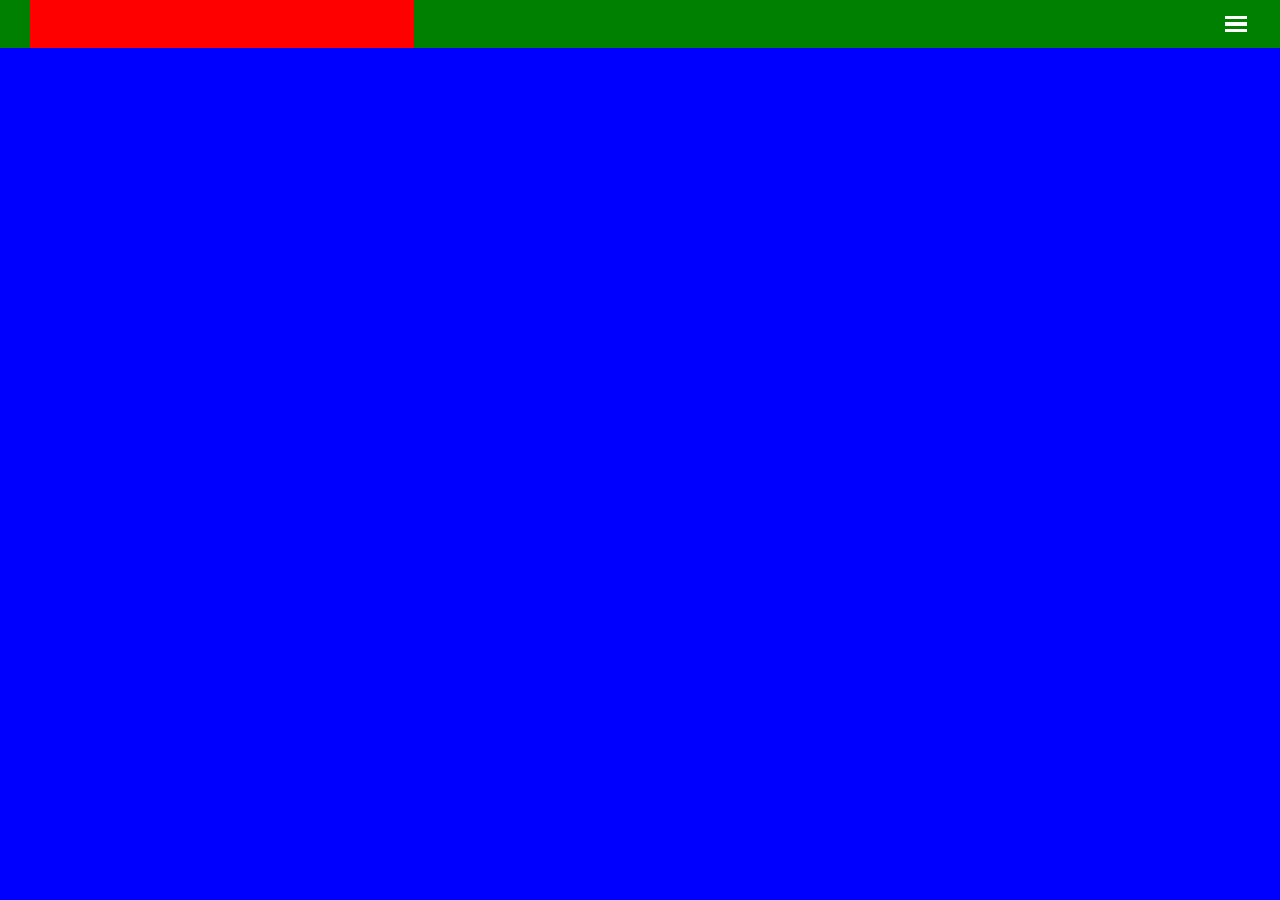
<file: navBar/index.html>
<!DOCTYPE html>
<html lang="en">
<head>
    <meta charset="UTF-8">
    <meta http-equiv="X-UA-Compatible" content="IE=edge">
    <meta name="viewport" content="width=device-width, initial-scale=1.0">
    <title>Basic nav-bar</title>
    <link rel="stylesheet" href="style.css">
</head>
<body>
    <nav>
        <div class="container">
            <div class="logo"></div>
            <div class="toggleBars">
                <div class="burger one"></div>
                <div class="burger two"></div>
                <div class="burger three"></div>
            </div>
        </div>
        <ul class="lists">
            <li>Home</li>
            <li>Contact Us</li>
            <li>Services</li>
        </ul>
       
    </nav>

    <!-- script -->
    <script>
        const toggleBars=document.querySelector(".toggleBars");
        const lists= document.querySelector(".lists");
        console.log("working");
        toggleBars.addEventListener("click",()=>{
            lists.classList.toggle("active-links");
        });
    </script>
</body>
</html>
</file>
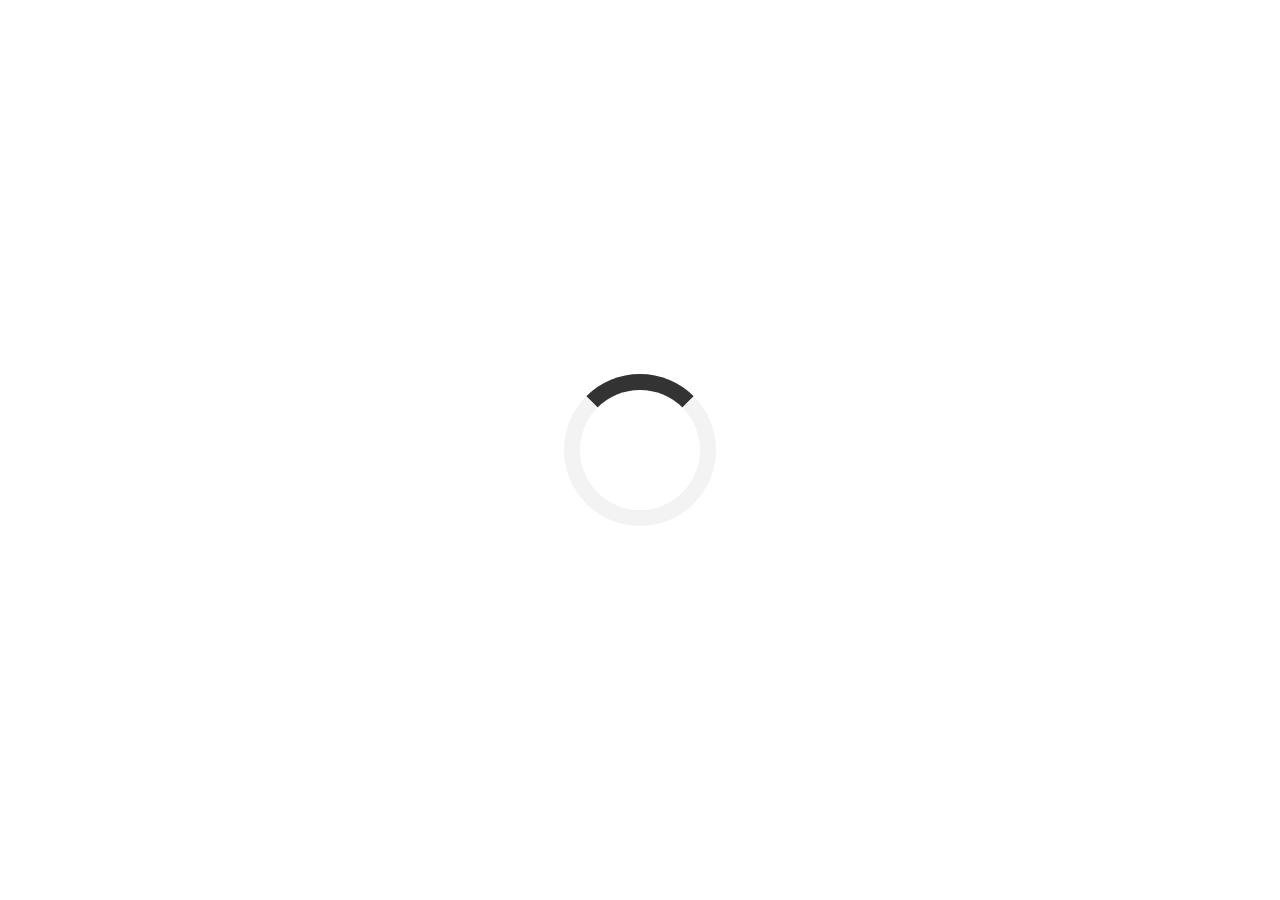
<file: quoteGenerator/index.html>
<!DOCTYPE html>
<html lang="en">
<head>
    <meta charset="UTF-8">
    <meta http-equiv="X-UA-Compatible" content="IE=edge">
    <meta name="viewport" content="width=device-width, initial-scale=1.0">
    <title>Qoute Generator</title>
    <link rel="stylesheet" href="style.css">
</head>
<body>
    <div class="quote_container" id="quote-container">
        <!-- qoute -->
        <div class="quote-text">
            <i class="fas fa-quote-left"></i>
            <span id="quote"> </span>
        </div>
        <!-- author  -->
        <div class="quote-author">
            <span id="author"></span>
        </div>
        <!-- buttons -->
        <div class="button-container">
            <button class="twitter_button" id="twitter" tittle="tweet this!">
                <i class="fab fa-twitter"></i>
            </button>
            <button class="" id="new-quote">New quote</button>
        </div>
        <!-- anime title -->
        <div id="anime-title"></div>
    </div>
    
    <!-- loader -->
    <div class="loader" id="loader"></div>
    <!-- script -->
    <script src="main.js"></script>
</body>
</html>
</file>
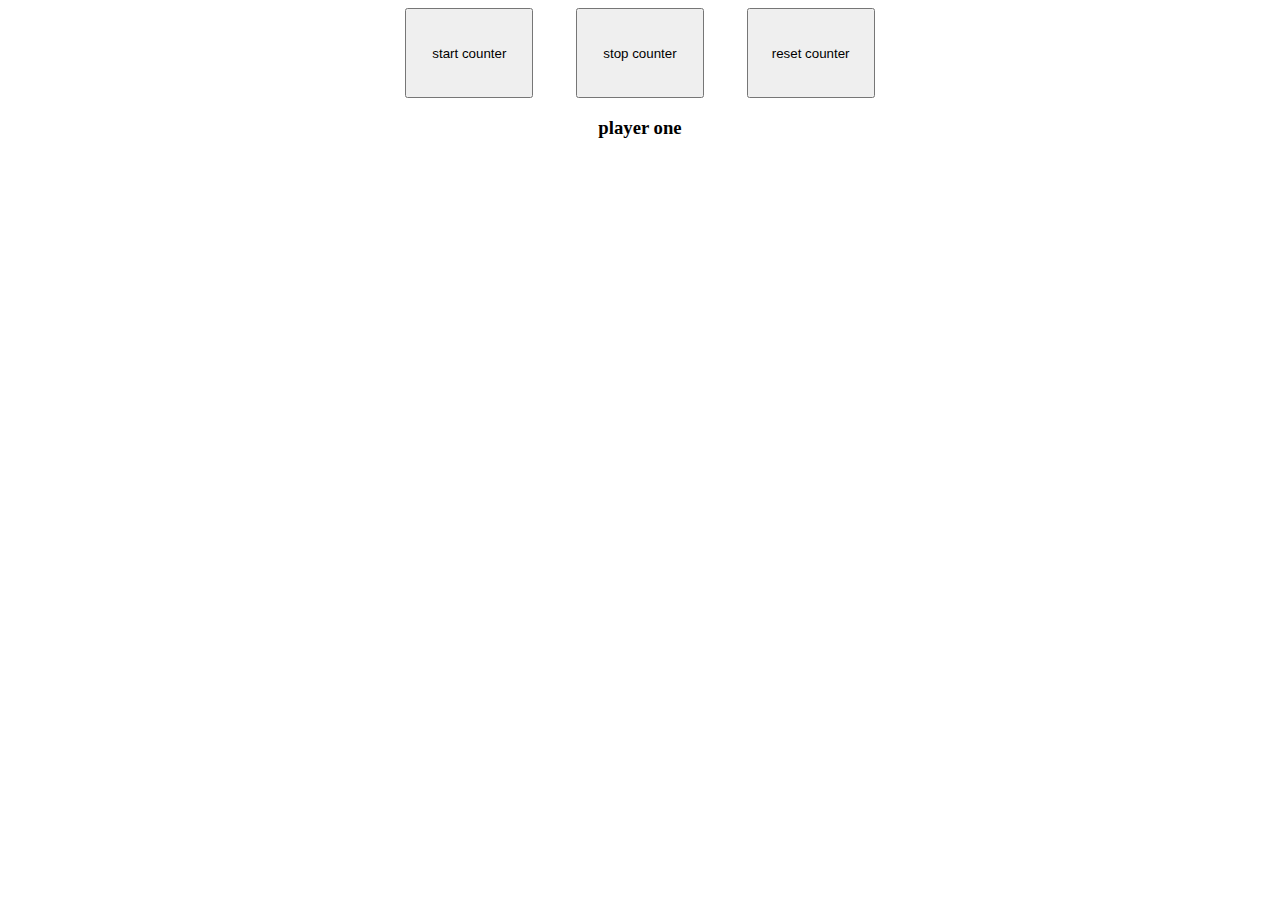
<file: stopwatch/index.html>
<!DOCTYPE html>
<html lang="en">
<head>
    <meta charset="UTF-8">
    <meta http-equiv="X-UA-Compatible" content="IE=edge">
    <meta name="viewport" content="width=device-width, initial-scale=1.0">
    <title>Document</title>
</head>
<style>
    button{
        width: 10vw;
        height:10vh;
    }
    .content{
        font-size: 8rem;
        color:rgb(30, 30, 30)
    }
    .container{
        
        display: flex;
        flex-direction: column;
        justify-content: space-between;
        align-items: center;

    }
    .buttons_cont{
        display: flex;
        flex-direction: row;
        justify-content: space-around;
        width:40vw;
    }
    .winner{
        color:brown;
    }
</style>
<body>
    <div class="container">

        <div class="content">

        </div>
        <div class="buttons_cont">
            <button class="btn_start">
                start counter
            </button>
            <button class="btn_stop">
                stop counter
            </button>
            <button class="btn_reset">
                reset counter
            </button>
        </div>
        
        <div class="play">
            <h3 class="player"></h3>
        </div>
        

        <div class="win">
            <h1 class="winner"></h1>
        </div>

    </div>
  


    <script>
        var s=0;
        let counter;
        let chances=0;
        let checker=false;
        let result=[0,0];

        let content=document.querySelector(".content")
        let button_start=document.querySelector(".btn_start");
        let button_stop=document.querySelector(".btn_stop");
        let button_reset=document.querySelector(".btn_reset");
        let player=document.querySelector(".player");
        let winner=document.querySelector(".winner")

        let rand=parseInt(Math.floor(Math.random()*100)); //the magic number
        console.log(rand)

        function displayPlayer(){
            if (chances<5){
                player.textContent="player one";
              
                result[0]=result[0]+(rand-s-1);
            }
            else if(chances>=5 && chances<10) {
                player.textContent="player two";
                result[1]+=(rand-s-1);
            }
            else{
                clearInterval(counter);

                if(result[0]>result[1]){
                    winner.textContent="the winner is player one :)"
                }
                else if (result[0]==result[1]){
                    winner.textContent="its a tie boys :("
                }
                else{
                    winner.textContent="the winner is player two :) "
                }
            }
        }
        displayPlayer();

        button_start.addEventListener("click",function(){
            if(!counter || checker)
            {  
                
                counter=setInterval(sec_counter,1);
                checker=false;
                console.log(counter);
 
            }

           function sec_counter(){
                content.textContent=s;
                s++;
            }
        });//starts the timer

        button_stop.addEventListener("click",function(){
            clearInterval(counter);
            console.log(s)
            checker=true;
            
        });//stop the timer 

        
        button_reset.addEventListener("click",function(){
            
            content.textContent=s;
            displayPlayer();
            chances++;
            console.log(s)
            s=0;
        });//resets the timer         
       
    </script>
</body>
</html>
</file>
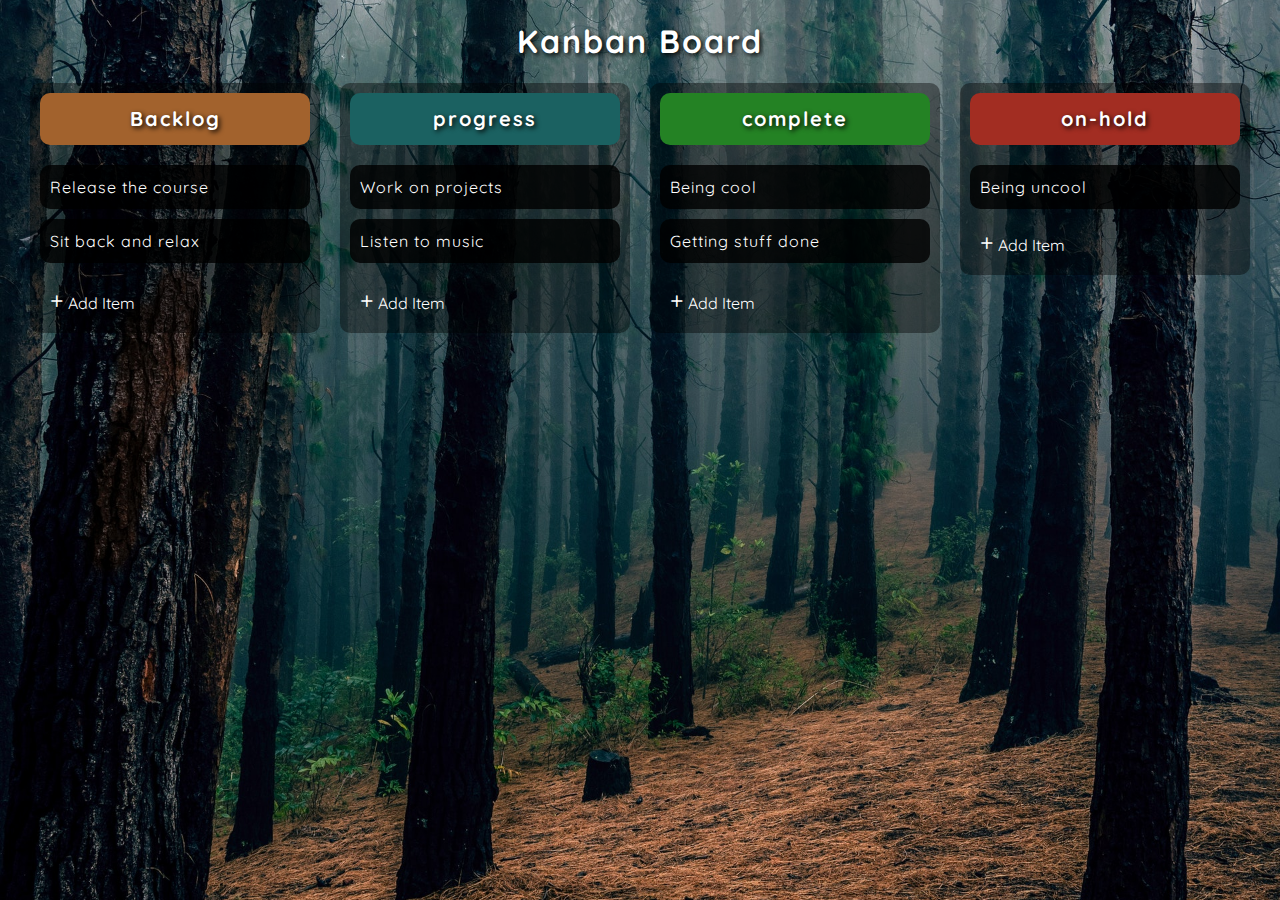
<file: taskManager/index.html>
<!DOCTYPE html>
<html lang="en">
<head>
    <meta charset="UTF-8">
    <meta name="viewport" content="width=device-width, initial-scale=1.0">
    <title>Drag and Drop</title>
    <link rel="icon" type="image/png" href="favicon.png">
    <link rel="stylesheet" href="style.css">
</head>
<body>
    <h1 class="main-title">Kanban Board</h1>
    <div class="drag-container">
        <ul class="drag-list">
            <!-- Backlog column -->
            <li class="drag-column backlog-column">
                <span class="header">
                    <h1>Backlog</h1>
                </span>
                <!-- Backlog content --> 
                <div class="custom-scroll" id="backlog-content" >
                    <ul class="drag-item-list" id="backlog-list" ondrop="drop(event)" ondragover="allowDrop(event)" ondragenter="dragEnter(0)"></ul>
                </div>
                <!-- Add button group -->
                <div class="add-btn-group">
                    <div class="add-btn" onclick="showInputBox(0)">
                        <span class="plus-sign">+</span>
                        <span>Add Item</span>
                    </div>
                    <div class="add-btn solid" onclick="hideInputBox(0)">
                        <span>Save Item</span>
                    </div>
                </div>
                <div class="add-container">
                    <div class="add-item" contenteditable="true"></div>
                </div>
               
            </li>
            <!-- progress column -->
            <li class="drag-column progress-column">
                <span class="header">
                    <h1>progress</h1>
                </span>
                <!-- progress content -->
                <div class="custom-scroll" id="progress-content">
                    <ul class="drag-item-list" id="progress-list" ondrop="drop(event)" ondragover="allowDrop(event)"  ondragenter="dragEnter(1)"></ul>
                </div>
                <!-- Add button group -->
                <div class="add-btn-group">
                    <div class="add-btn" onclick="showInputBox(1)">
                        <span class="plus-sign">+</span>
                        <span>Add Item</span>
                    </div>
                    <div class="add-btn solid" onclick="hideInputBox(1)">
                        <span>Save Item</span>
                    </div>
                </div>
                <div class="add-container">
                    <div class="add-item" contenteditable="true"></div>
                </div>
            </li>
            <!-- complete column -->
            <li class="drag-column complete-column">
                <span class="header">
                    <h1>complete</h1>
                </span>
                <!-- complete content -->
                <div class="custom-scroll" id="complete-content">
                    <ul class="drag-item-list" id="complete-list" ondrop="drop(event)" ondragover="allowDrop(event)" ondragenter="dragEnter(2)"></ul>
                </div>
                <!-- Add button group -->
                <div class="add-btn-group">
                    <div class="add-btn" onclick="showInputBox(2)">
                        <span class="plus-sign">+</span>
                        <span>Add Item</span>
                    </div>
                    <div class="add-btn solid" onclick="hideInputBox(2)">
                        <span>Save Item</span>
                    </div>
                </div>
                <div class="add-container">
                    <div class="add-item" contenteditable="true"></div>
                </div>
                
            </li>
            <!-- on-hold column -->
            <li class="drag-column on-hold-column">
                <span class="header">
                    <h1>on-hold</h1>
                </span>
                <!-- on-hold content -->
                <div class="custom-scroll" id="on-hold-content">
                    <ul class="drag-item-list" id="on-hold-list" ondrop="drop(event)" ondragover="allowDrop(event)" ondragenter="dragEnter(3)"></ul>
                </div>
                <!-- Add button group -->
                <div class="add-btn-group">
                    <div class="add-btn" onclick="showInputBox(3)">
                        <span class="plus-sign">+</span>
                        <span>Add Item</span>
                    </div>
                    <div class="add-btn solid" onclick="hideInputBox(3)">
                        <span>Save Item</span>
                    </div>
                </div>
                <div class="add-container">
                    <div class="add-item" contenteditable="true"></div>
                </div>
               
            </li>
        </ul>
    </div>
    <!-- Script -->
    <script src="script.js"></script>
</body>
</html>
</file>
<file: navBar/style.css>
*{
    margin:0;
    padding:0;
}

body{
    background-color: blue;
}
.container{
    background-color: green;
    display:flex;
    justify-content: space-between;
    align-items: center
}
.logo{
    background-color: red;
    width:30vw;
    height: 3rem;
    margin:0 30px;
}
.toggleBars{
    margin:0 30px;
    cursor:pointer
}
.burger{
    background-color: white;
    margin:3px;
    width:1.4rem;
    height:.2rem;   
    transition: all 0.3s;
}

.lists{
    height: 0;
    list-style: none;
    overflow: hidden;
    transition:ease-in-out .4s;
    background-color: green;
}
.active-links{
    height: 11vh;
    
}
</file>
<file: quoteGenerator/style.css>
html{
    box-sizing:border-box;
}
body{
    margin:0;
    min-height:100vh;
    background-color: #fff;
    color:#000;
    font-family: Verdana, Geneva, Tahoma, sans-serif;
    font-weight:700;
    text-align:center;
    display:flex;
    align-items:center;
    justify-content: center;
}

.quote_container{
    width:auto;
    max-width: 900px;
    padding:20px 30px;
    border-radius: 10px;
    background-color: rgba(255,255,255,0.4);
    box-shadow: 0 10px 10px 10px rgba(0,0,0,0.2);
}
.quote-text{
    font-size:2.75rem;
}
.long-quote{
    font-size:2rem;
}
.fa-quote-left{
    font-size: 4rem;
}
.quote-author{
    margin:15px;
    font-size:2rem;
    font-weight: 400;
    font-style:italic;
}

.button-container{
    margin-top:15px;
    display:flex;
    justify-content: space-between;
}
button{
    cursor:pointer;
    font-size:1.2rem;
    height:2.5rem;
    border:none;
    border-radius: 10px;
    color:#fff;
    background:#333;
    outline:none;
    padding:0.5rem 1.8rem;
    box-shadow: 0 0.3rem rgba(121,121,121,0.65);
}
button:hover{
    filter:brightness(110%);
}
button:active{
    transform:translate(0,0.3rem);
    box-shadow: 0 0.1rem rgba(255,255,255,0.65); 
}
.twitter-button:hover{
    color:#38a1f3;
}
.fa-twitter{
    font-size:1.5rem; 
}

/* loader */
.loader{
    border:16px solid #f3f3f3;
    border-top:16px solid #333;
    border-radius:50%;
    width:120px;
    height:120px;
    animation:spin 2s linear infinite;
}
@keyframes spin{
    0%{transform:rotate(0deg);}
    100%{transform:rotate(360deg);}
}




/* Media Query: Tablet or smaller */
@media screen and (max-width: 1000px){
   
    .quote_container{
        margin:auto 10px;
    }
    .quote-text{
        font-size: 2.5rem;
    }
}
</file>
<file: taskManager/style.css>
/* Trees Image - Pexels: https://www.pexels.com/photo/photo-of-trees-in-forest-3801030/ */
@import url("https://fonts.googleapis.com/css?family=Quicksand&display=swap");

html {
  box-sizing: border-box;
}

:root {
  --column-1: #a2622d;
  --column-2: #1b6161;
  --column-3: #248224;
  --column-4: #a22d22;
}

body {
  margin: 0;
  background: url("./trees.jpg");
  background-size: cover;
  background-position: 50% 60%;
  background-attachment: fixed;
  color: white;
  font-family: Quicksand, sans-serif;
  overflow-y: hidden;
}

h1 {
  letter-spacing: 2px;
  text-shadow: 2px 2px 5px black;
}

.main-title {
  text-align: center;
  font-size: 3rem;
}

ul {
  list-style-type: none;
  margin: 0;
  padding: 0;
}

.drag-container {
  margin: 20px;
}

.drag-list {
  display: flex;
  align-items: flex-start;
}

/* Columns */
.drag-column {
  flex:1;
  margin: 0 10px;
  position: relative;
  background-color: rgba(0, 0, 0, 0.4);
  border-radius: 10px;
  overflow-x: hidden;
}

.backlog-column .header,
.backlog-column .solid,
.backlog-column .solid:hover,
.backlog-column .over {
  background-color: var(--column-1);
}

.progress-column .header,
.progress-column .solid,
.progress-column .solid:hover,
.progress-column .over {
  background-color: var(--column-2);
}

.complete-column .header,
.complete-column .solid,
.complete-column .solid:hover,
.complete-column .over {
  background-color: var(--column-3);
}

.on-hold-column .header,
.on-hold-column .solid,
.on-hold-column .solid:hover,
.on-hold-column .over {
  background-color: var(--column-4);
}

/* Custom Scrollbar */
.custom-scroll {
  overflow-y: auto;
  max-height: 75vh;
}

.custom-scroll::-webkit-scrollbar-track {
  box-shadow: inset 0 0 6px rgba(0, 0, 0, 0.4);
  border-radius: 10px;
  background-color: rgba(255, 255, 255, 0.3);
  margin-right: 5px;
}

.custom-scroll::-webkit-scrollbar {
  width: 10px;
}

.custom-scroll::-webkit-scrollbar-thumb {
  border-radius: 10px;
  box-shadow: inset 0 0 6px rgba(0, 0, 0, 0.3);
  background-color: rgba(0, 0, 0, 0.8);
}

.header {
  display: flex;
  justify-content: center;
  border-radius: 10px;
  margin: 10px;
}

.header h1 {
  font-size: 1.25rem;
}

/* Drag and Drop */
.over {
  padding: 50px 10px;
}

.drag-item-list {
  min-height: 50px;
}

.drag-item {
  margin: 10px;
  padding: 10px;
  height: fit-content;
  background-color: rgba(0, 0, 0, 0.8);
  border-radius: 10px;
  line-height: 1.5rem;
  letter-spacing: 1px;
  cursor: pointer;
}

.drag-item:focus {
  outline: none;
  background-color: white;
  color: black;
}

/* Add Button Group */
.add-btn-group {
  display: flex;
  justify-content: space-between;
}

.add-btn {
  margin: 10px;
  padding: 5px 10px;
  display: flex;
  align-items: center;
  cursor: pointer;
  width: fit-content;
  border-radius: 5px;
  transition: all 0.3s ease-in;
  user-select: none;
}

.add-btn:hover {
  background-color: rgba(255, 255, 255, 0.9);
  color: black;
}

.add-btn:active {
  transform: scale(0.97);
}

.solid {
  display: none;
}

.solid:hover {
  transition: unset;
  filter: brightness(95%);
  color: white;
}

.plus-sign {
  font-size: 1.5rem;
  margin-right: 5px;
  position: relative;
  top: -3px;
}

.add-container {
  margin: 10px;
  padding: 5px 10px;
  border-radius: 10px;
  background-color: rgba(255, 255, 255, 0.9);
  min-height: 100px;
  display: none;
}

.add-item {
  width: 100%;
  min-height: 100px;
  height: auto;
  background-color: white;
  border-radius: 10px;
  margin: 5px auto;
  resize: none;
  color: black;
  padding: 10px;
}

.add-item:focus {
  outline: none;
}

/* Media Query: Laptop */
@media screen and (max-width: 1800px) {
  .main-title {
    font-size: 2rem;
  }
}

/* Media Query: Large Smartphone (Vertical) */
@media screen and (max-width: 600px) {
  body {
    overflow-y: auto;
  }

  .drag-container {
    margin: 0;
  }

  .drag-list {
    display: block;
  }

  .drag-column {
    margin: 10px;
  }
}
</file>
